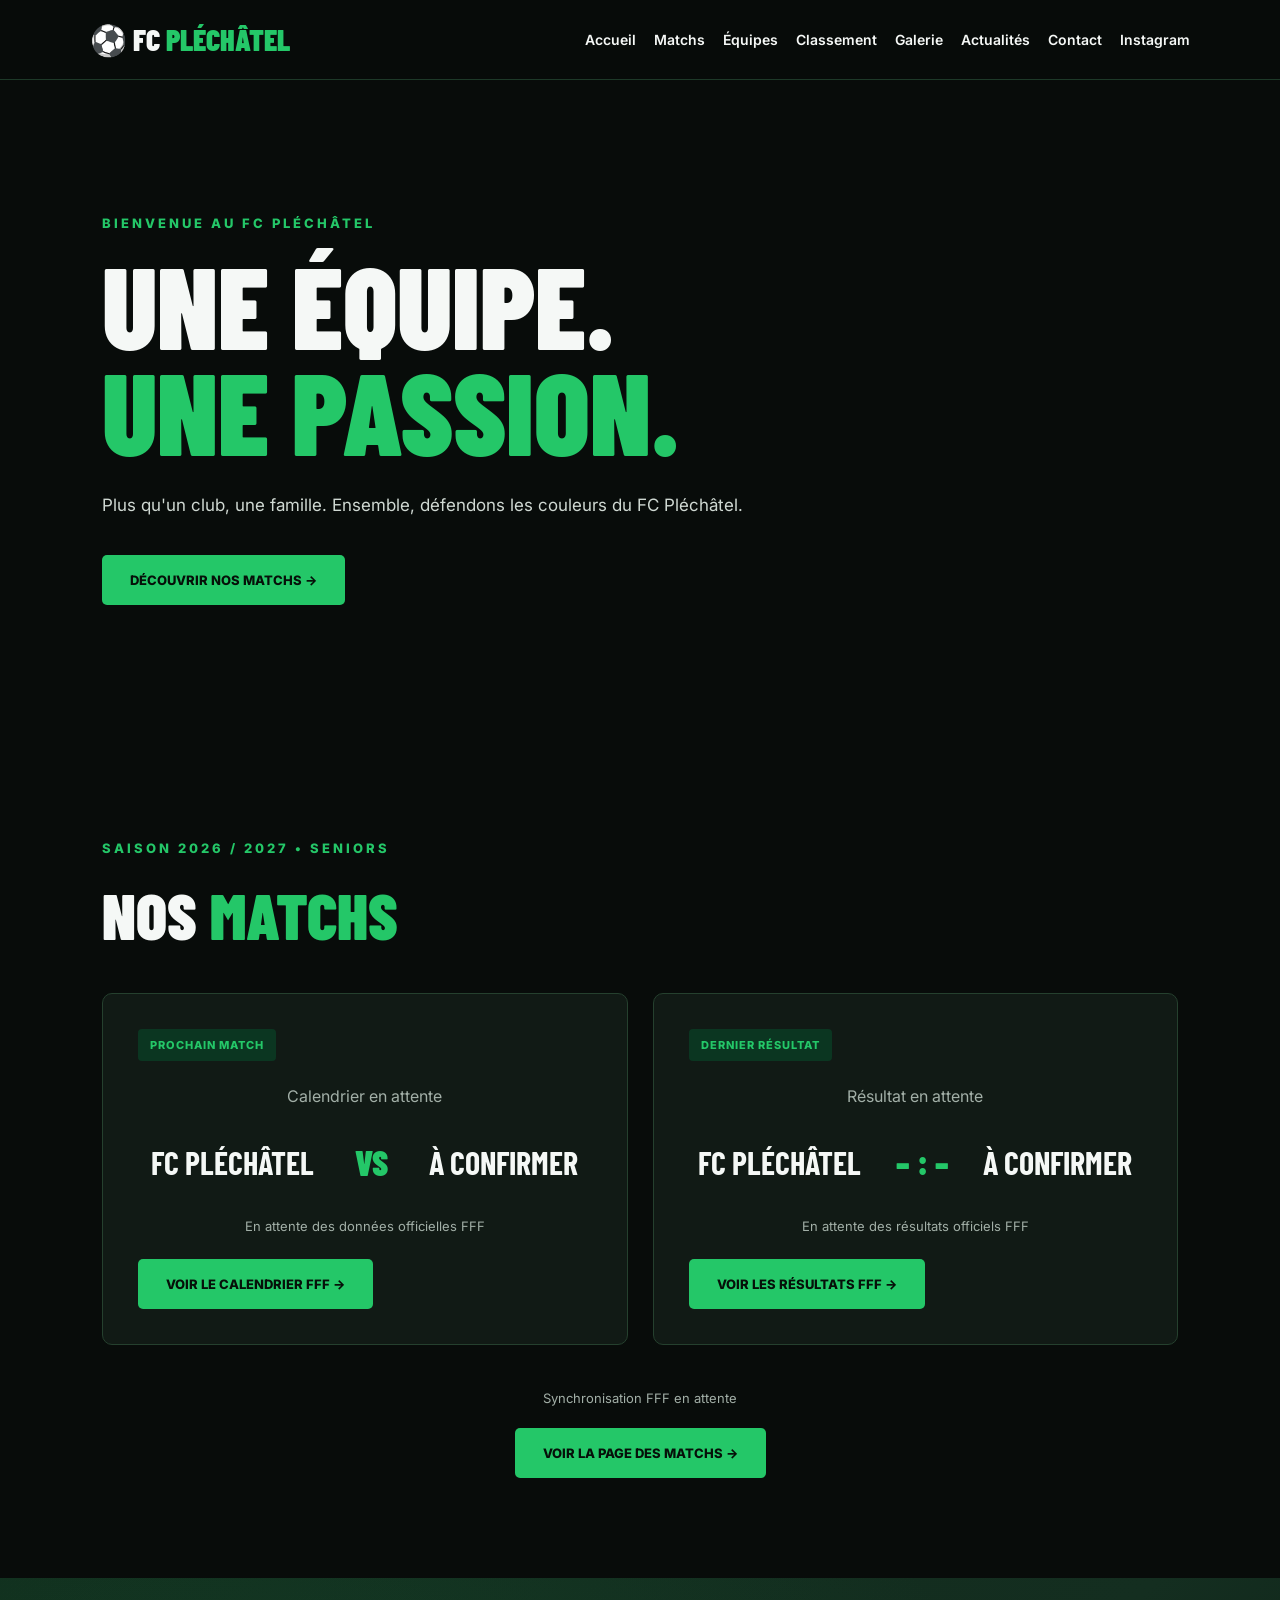
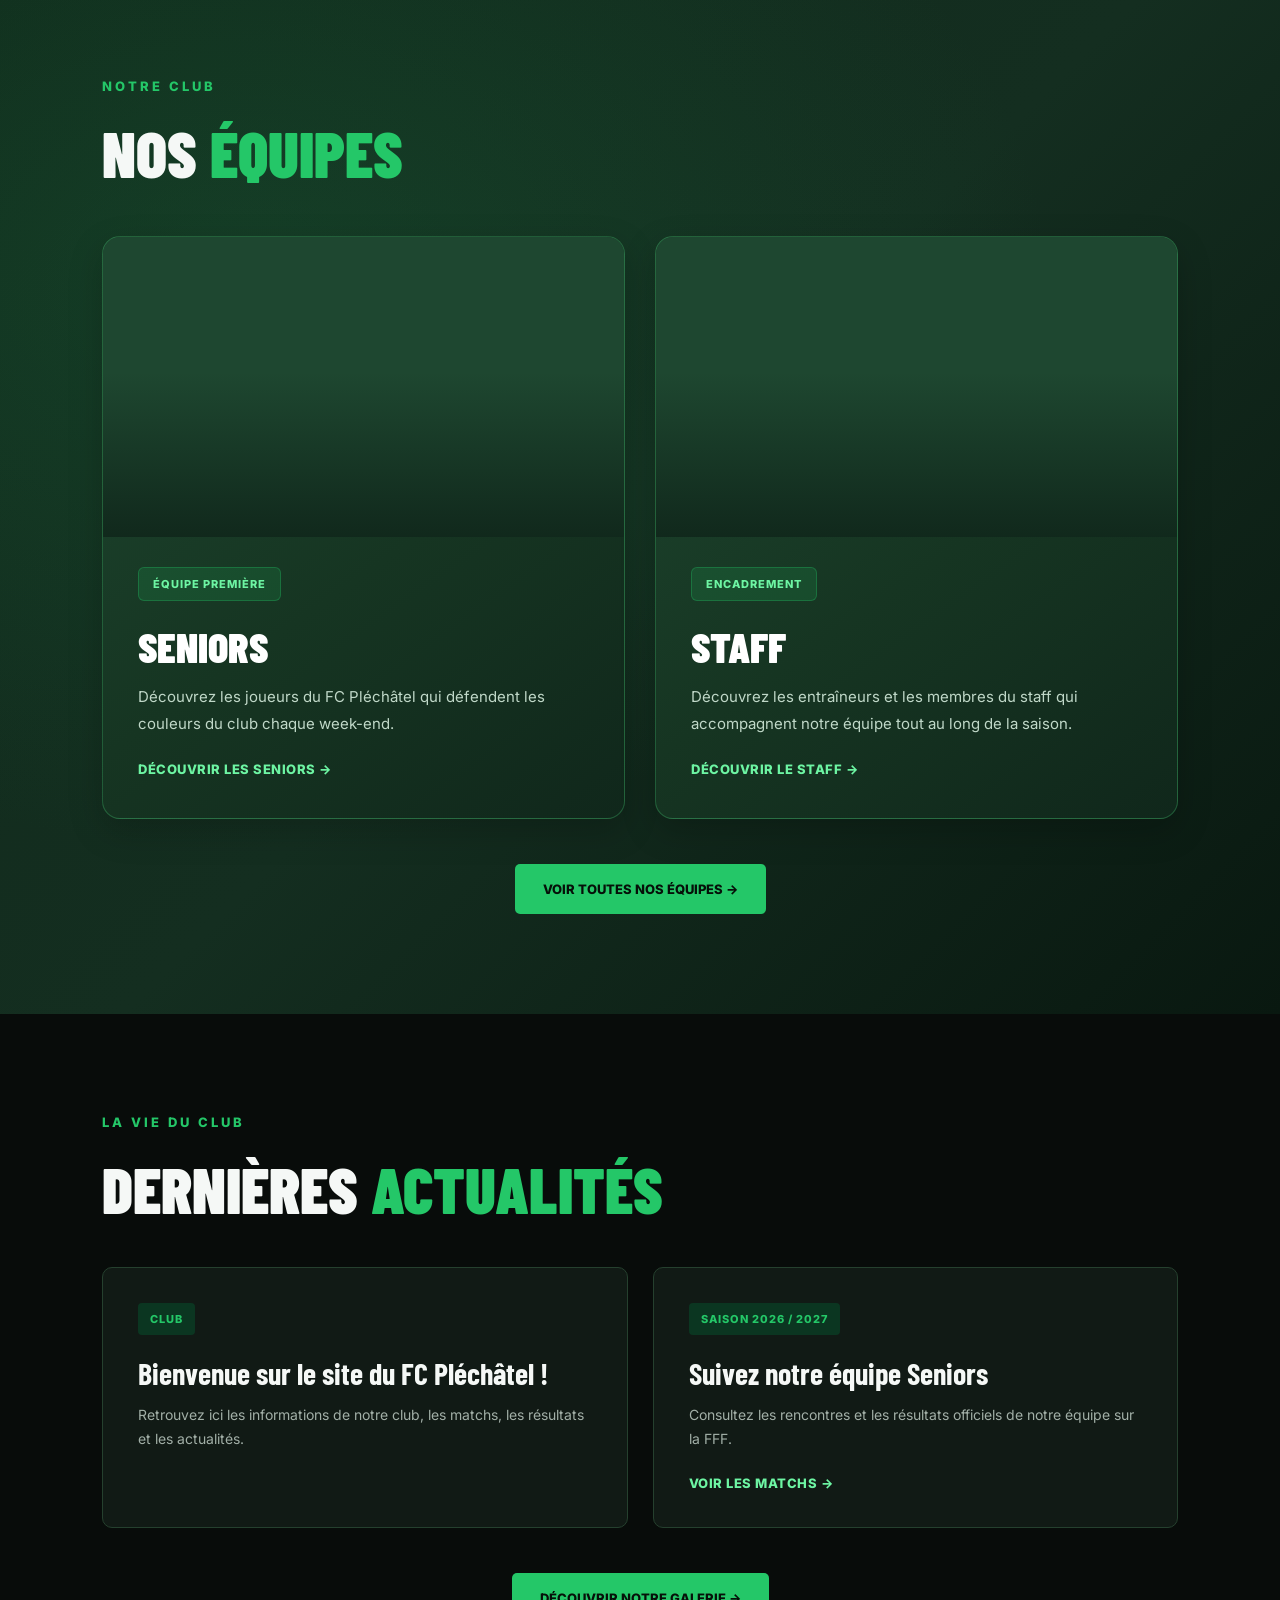
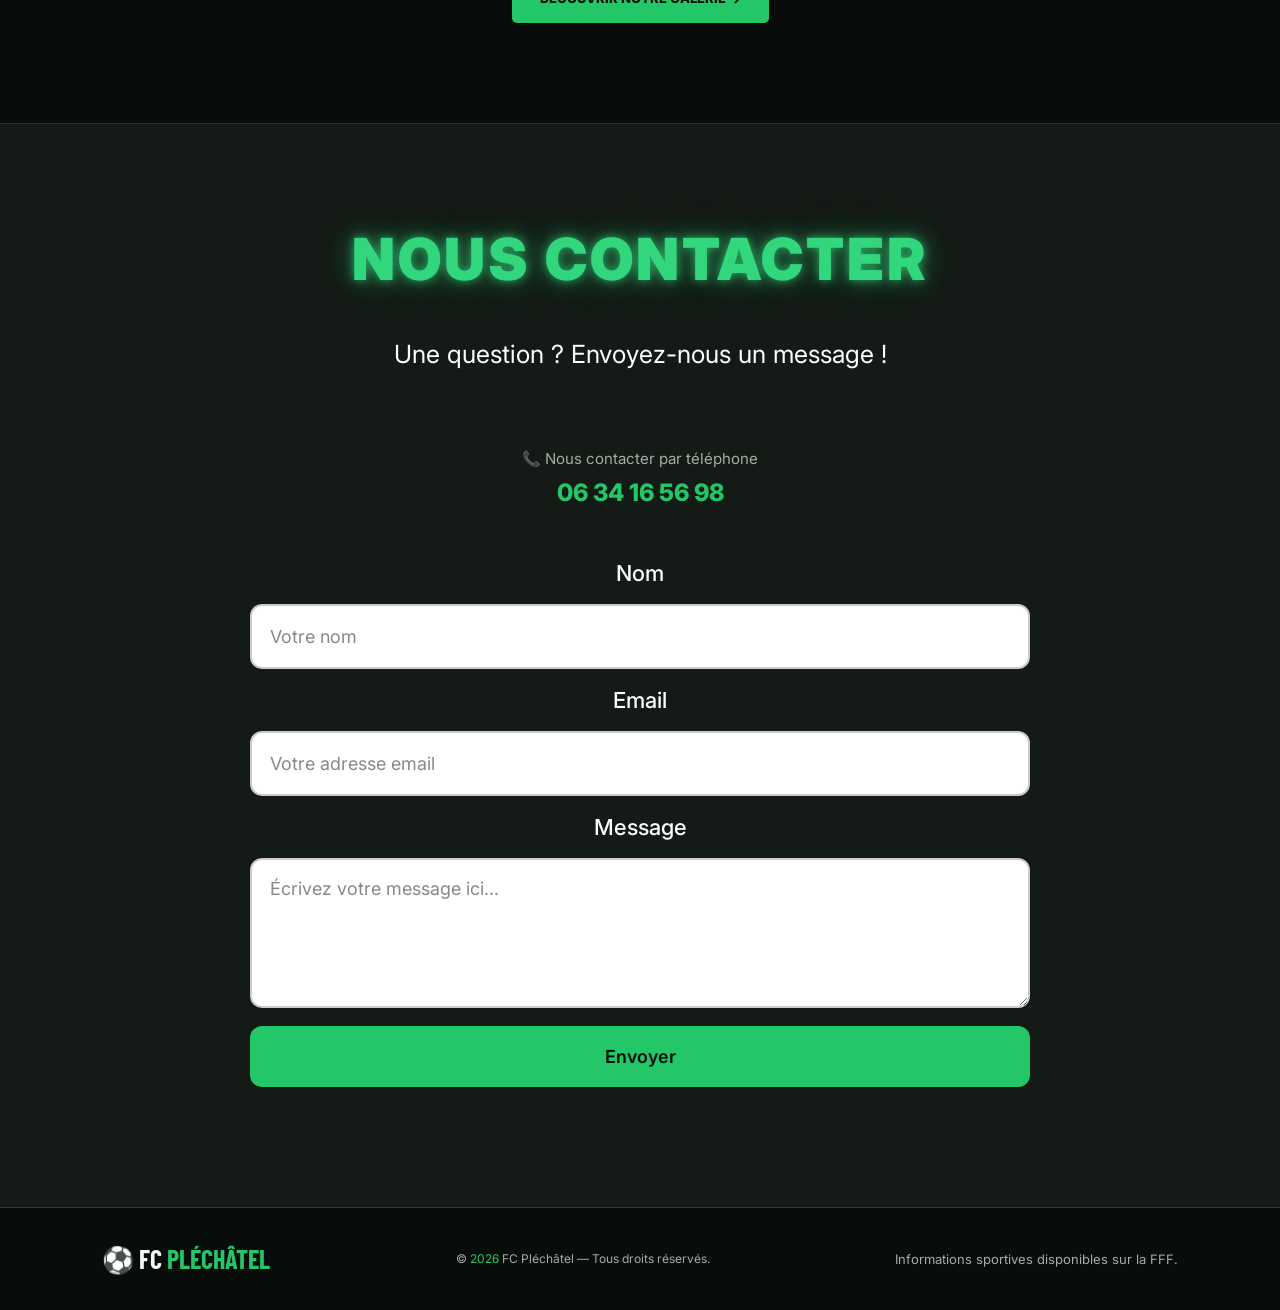
<file: index.html>
<!DOCTYPE html>
<html lang="fr">

<head>
    <meta charset="UTF-8">
    <meta name="viewport"
          content="width=device-width, initial-scale=1.0">

    <title>FC Pléchâtel | Site du club</title>

    <meta name="description"
          content="Découvrez le FC Pléchâtel : matchs, résultats, équipes Seniors, staff et actualités du club.">

    <link rel="stylesheet" href="style.css">
    <script src="script.js" defer></script>
</head>

<body>

    <!-- HEADER -->

    <header class="header">

        <a href="#accueil" class="logo">
            ⚽ FC <span>PLÉCHÂTEL</span>
        </a>

        <button
            class="menu-toggle"
            type="button"
            aria-label="Ouvrir le menu"
            aria-expanded="false">
            ☰
        </button>

        
<nav class="navigation">
    <a href="index.html">Accueil</a>
    <a href="matchs.html">Matchs</a>
    <a href="equipe.html">Équipes</a>
    <a href="classement.html">Classement</a>
    <a href="galerie.html">Galerie</a>
    <a href="index.html#actualites">Actualités</a>
    <a href="index.html#contact">Contact</a>
    <a href="https://www.instagram.com/fc_pss/"
       target="_blank"
       rel="noopener noreferrer">Instagram</a>
</nav>

    </header>

    <main>

        <!-- ACCUEIL -->

        <section class="hero" id="accueil">

            <div class="hero-content">

                <p class="eyebrow">
                    BIENVENUE AU FC PLÉCHÂTEL
                </p>

                <h1>
                    UNE ÉQUIPE.<br>
                    <span>UNE PASSION.</span>
                </h1>

                <p>
                    Plus qu'un club, une famille.
                    Ensemble, défendons les couleurs
                    du FC Pléchâtel.
                </p>

                <a href="#matchs" class="btn">
                    DÉCOUVRIR NOS MATCHS →
                </a>

            </div>

        </section>

        <!-- MATCHS -->

        <section class="section" id="matchs">

            <div class="section-heading">

                <p class="eyebrow">
                    SAISON 2026 / 2027 • SENIORS
                </p>

                <h2>
                    NOS <span>MATCHS</span>
                </h2>

            </div>

            <div class="match-grid">

                <!-- PROCHAIN MATCH -->

                <article class="card match-card">

                    <span class="tag">
                        PROCHAIN MATCH
                    </span>

                    <p class="match-date"
                       id="date-prochain-match">
                        Calendrier en attente
                    </p>

                    <div class="versus">

                        <strong id="equipe-domicile">
                            FC PLÉCHÂTEL
                        </strong>

                        <span>VS</span>

                        <strong id="equipe-exterieur">
                            À CONFIRMER
                        </strong>

                    </div>

                    <p class="muted"
                       id="prochain-match"
                       aria-live="polite">
                        Données en attente de chargement...
                    </p>

                    <a class="btn match-button"
                       href="https://epreuves.fff.fr/competition/club/519202-jeanne-d-arc-plechatel/equipe/2026_6255_SEM_1/equipe"
                       target="_blank"
                       rel="noopener noreferrer">
                        VOIR LE CALENDRIER FFF →
                    </a>

                </article>

                <!-- DERNIER RÉSULTAT -->

                <article class="card match-card">

                    <span class="tag">
                        DERNIER RÉSULTAT
                    </span>

                    <p class="match-date"
                       id="date-dernier-match">
                        Résultat en attente
                    </p>

                    <div class="versus">

                        <strong id="resultat-domicile">
                            FC PLÉCHÂTEL
                        </strong>

                        <span id="score-dernier-match">
                            – : –
                        </span>

                        <strong id="resultat-exterieur">
                            À CONFIRMER
                        </strong>

                    </div>

                    <p class="muted"
                       id="dernier-resultat"
                       aria-live="polite">
                        Données en attente de chargement...
                    </p>

                    <a class="btn match-button"
                       href="https://epreuves.fff.fr/competition/club/519202-jeanne-d-arc-plechatel/equipe/2026_6255_SEM_1/equipe"
                       target="_blank"
                       rel="noopener noreferrer">
                        VOIR LES RÉSULTATS FFF →
                    </a>

                </article>

            </div>

            <div class="section-actions">

                <p class="muted" id="maj-matchs">
                    Données en attente de chargement.
                </p>

                <a href="matchs.html" class="btn">
                    VOIR LA PAGE DES MATCHS →
                </a>

            </div>

        </section>

        <!-- ÉQUIPES -->

        <section class="section alternate" id="equipes">

            <div class="section-heading">

                <p class="eyebrow">
                    NOTRE CLUB
                </p>

                <h2>
                    NOS <span>ÉQUIPES</span>
                </h2>

            </div>

            <div class="team-grid">

                <!-- SENIORS -->

                <article class="team-card">

                    <div class="team-image seniors"></div>

                    <div class="team-info">

                        <span class="tag">
                            ÉQUIPE PREMIÈRE
                        </span>

                        <h3>SENIORS</h3>

                        <p>
                            Découvrez les joueurs du
                            FC Pléchâtel qui défendent
                            les couleurs du club chaque
                            week-end.
                        </p>

                        <a href="equipe.html#seniors"
                           class="team-link">
                            DÉCOUVRIR LES SENIORS →
                        </a>

                    </div>

                </article>

                <!-- STAFF -->

                <article class="team-card">

                    <div class="team-image staff"></div>

                    <div class="team-info">

                        <span class="tag">
                            ENCADREMENT
                        </span>

                        <h3>STAFF</h3>

                        <p>
                            Découvrez les entraîneurs
                            et les membres du staff
                            qui accompagnent notre équipe
                            tout au long de la saison.
                        </p>

                        <a href="equipe.html#staff"
                           class="team-link">
                            DÉCOUVRIR LE STAFF →
                        </a>

                    </div>

                </article>

            </div>

            <div class="section-actions">

                <a href="equipe.html" class="btn">
                    VOIR TOUTES NOS ÉQUIPES →
                </a>

            </div>

        </section>

        <!-- ACTUALITÉS -->

        <section class="section" id="actualites">

            <div class="section-heading">

                <p class="eyebrow">
                    LA VIE DU CLUB
                </p>

                <h2>
                    DERNIÈRES <span>ACTUALITÉS</span>
                </h2>

            </div>

            <div class="news-grid">

                <article class="card news-card">

                    <span class="tag">
                        CLUB
                    </span>

                    <h3>
                        Bienvenue sur le site
                        du FC Pléchâtel !
                    </h3>

                    <p>
                        Retrouvez ici les informations
                        de notre club, les matchs,
                        les résultats et les actualités.
                    </p>

                </article>

                <article class="card news-card">

                    <span class="tag">
                        SAISON 2026 / 2027
                    </span>

                    <h3>
                        Suivez notre équipe Seniors
                    </h3>

                    <p>
                        Consultez les rencontres
                        et les résultats officiels
                        de notre équipe sur la FFF.
                    </p>

                    <a class="team-link"
                       href="https://epreuves.fff.fr/competition/club/519202-jeanne-d-arc-plechatel/equipe/2026_6255_SEM_1/equipe"
                       target="_blank"
                       rel="noopener noreferrer">
                        VOIR LES MATCHS →
                    </a>

                </article>

            </div>

            <div class="section-actions">

                <a href="galerie.html" class="btn">
                    DÉCOUVRIR NOTRE GALERIE →
                </a>

            </div>

        </section>

        <!-- CONTACT -->

        <section class="contact-section" id="contact">

            <h2 class="contact-title">
                NOUS CONTACTER
            </h2>

            <p class="contact-subtitle">
                Une question ?
                Envoyez-nous un message !
            </p>

            <form
                class="contact-form"
                action="https://formsubmit.co/thelio.prod@gmail.com"
                method="POST">

            <div class="contact-phone">
    <span>📞 Nous contacter par téléphone</span>
    <a href="tel:+33634165698">
        06 34 16 56 98
    </a>
</div>


                <input
                    type="hidden"
                    name="_subject"
                    value="Nouveau message - FC Pléchâtel">

                <input
                    type="hidden"
                    name="_captcha"
                    value="true">

                <input
                    type="hidden"
                    name="_template"
                    value="table">

                <label for="nom">
                    Nom
                </label>

                <input
                    type="text"
                    id="nom"
                    name="nom"
                    placeholder="Votre nom"
                    autocomplete="name"
                    required>

                <label for="email">
                    Email
                </label>

                <input
                    type="email"
                    id="email"
                    name="email"
                    placeholder="Votre adresse email"
                    autocomplete="email"
                    required>

                <label for="message">
                    Message
                </label>

                <textarea
                    id="message"
                    name="message"
                    rows="5"
                    placeholder="Écrivez votre message ici..."
                    required></textarea>

                <button
                    type="submit"
                    class="contact-button">
                    Envoyer
                </button>

            </form>

        </section>

    </main>

    <!-- FOOTER -->

    <footer>

        <strong>
            ⚽ FC <span>PLÉCHÂTEL</span>
        </strong>

        <p>
            © <span id="year">2026</span>
            FC Pléchâtel — Tous droits réservés.
        </p>

        <p class="muted">
            Informations sportives disponibles sur la FFF.
        </p>

    </footer>

</body>
</html>
</file>
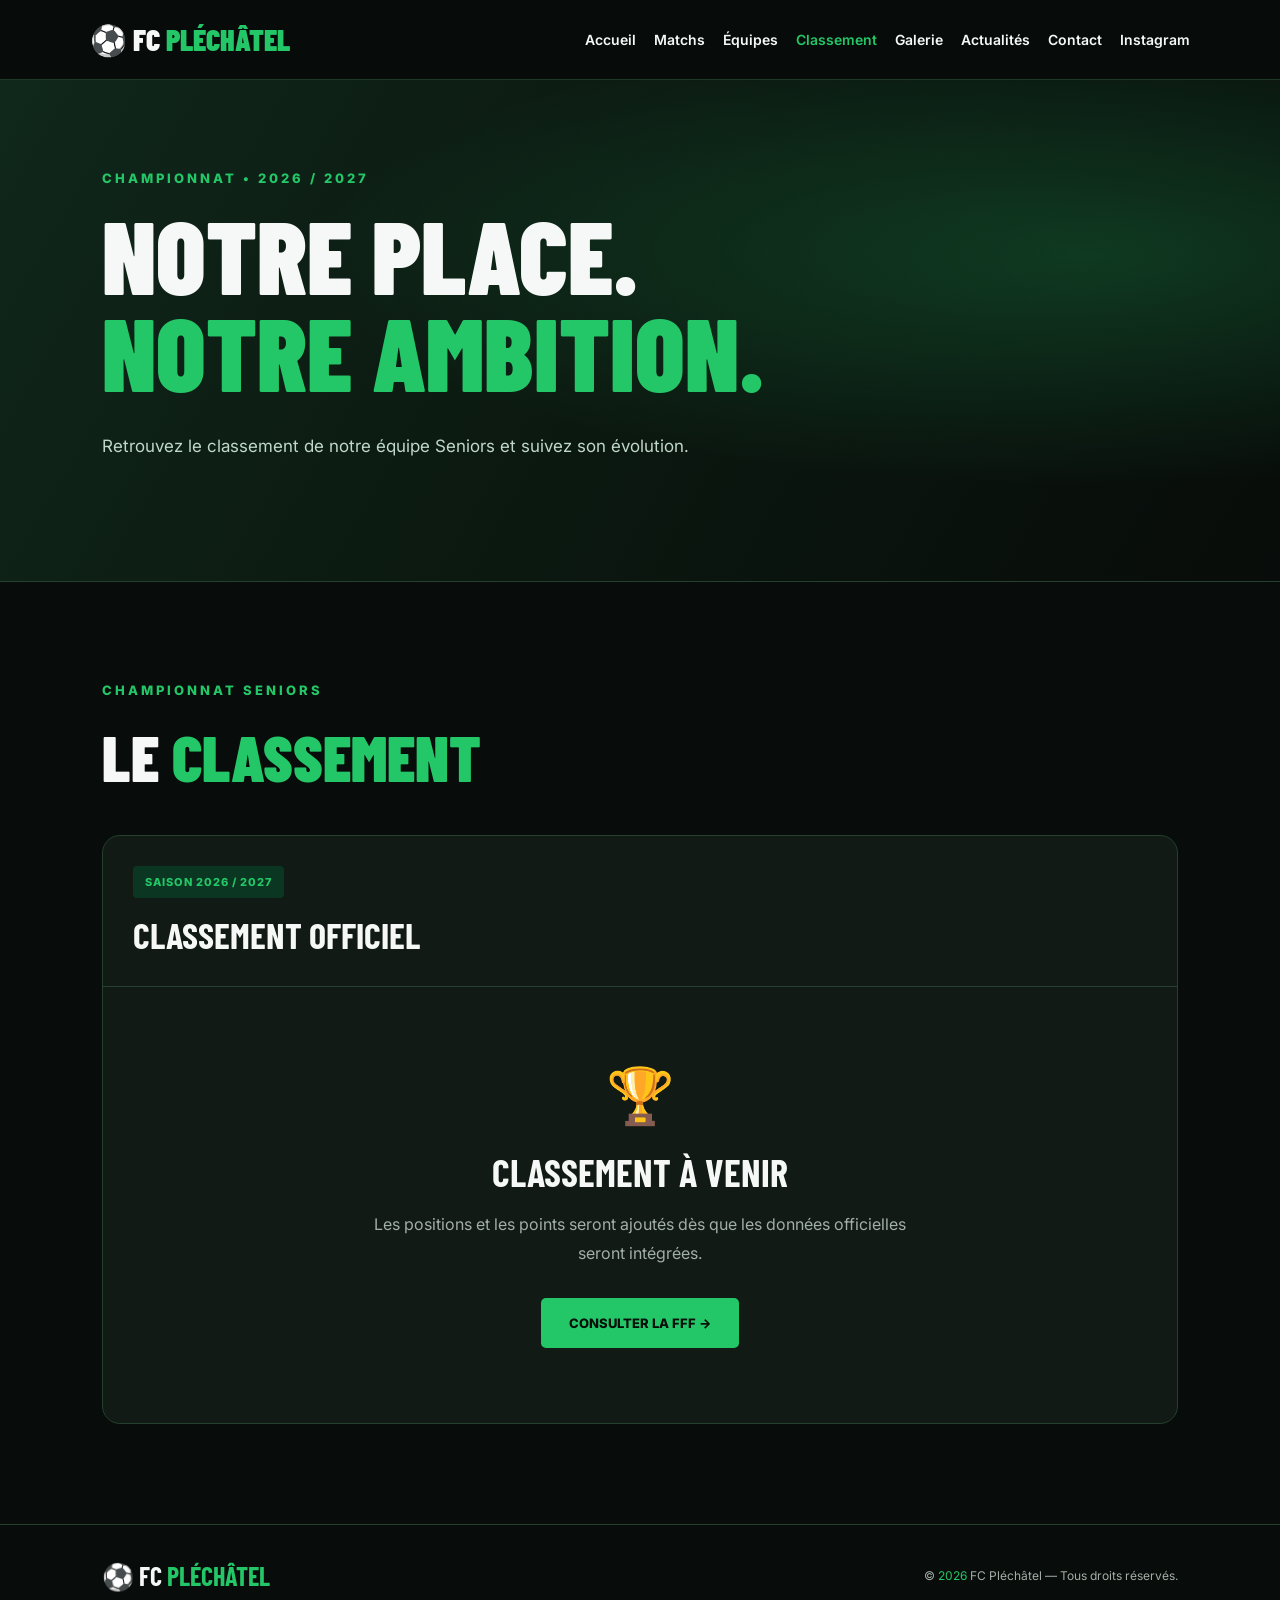
<file: classement.html>
<!DOCTYPE html>
<html lang="fr">
<head>
    <meta charset="UTF-8">
    <meta name="viewport" content="width=device-width, initial-scale=1.0">
    <title>Classement | FC Pléchâtel</title>
    <link rel="stylesheet" href="style.css">
    <script src="script.js" defer></script>
</head>

<body>
    <header class="header">
        <a href="index.html" class="logo">⚽ FC <span>PLÉCHÂTEL</span></a>

        <button class="menu-toggle" type="button"
                aria-label="Ouvrir le menu"
                aria-expanded="false">☰</button>

        <nav class="navigation">
            <a href="index.html">Accueil</a>
            <a href="matchs.html">Matchs</a>
            <a href="equipe.html">Équipes</a>
            <a href="classement.html" aria-current="page">Classement</a>
            <a href="galerie.html">Galerie</a>
            <a href="index.html#actualites">Actualités</a>
            <a href="index.html#contact">Contact</a>
            <a href="https://www.instagram.com/fc_pss/"
               target="_blank" rel="noopener noreferrer">Instagram</a>
        </nav>
    </header>

    <main>
        <section class="inner-hero">
            <div class="inner-hero-content">
                <p class="eyebrow">CHAMPIONNAT • 2026 / 2027</p>
                <h1>NOTRE PLACE.<br><span>NOTRE AMBITION.</span></h1>
                <p>
                    Retrouvez le classement de notre équipe
                    Seniors et suivez son évolution.
                </p>
            </div>
        </section>

        <section class="section">
            <div class="section-heading">
                <p class="eyebrow">CHAMPIONNAT SENIORS</p>
                <h2>LE <span>CLASSEMENT</span></h2>
            </div>

            <div class="ranking-panel">
                <div class="ranking-panel-heading">
                    <span class="tag">SAISON 2026 / 2027</span>
                    <h3>CLASSEMENT OFFICIEL</h3>
                </div>

                <div class="ranking-empty">
                    <span class="ranking-icon">🏆</span>
                    <h3>CLASSEMENT À VENIR</h3>
                    <p>
                        Les positions et les points
                        seront ajoutés dès que les données
                        officielles seront intégrées.
                    </p>

                    <a class="btn"
                       href="https://epreuves.fff.fr/competition/club/519202-jeanne-d-arc-plechatel/equipe/2026_6255_SEM_1/equipe"
                       target="_blank" rel="noopener noreferrer">
                        CONSULTER LA FFF →
                    </a>
                </div>
            </div>
        </section>
    </main>

    <footer>
        <strong>⚽ FC <span>PLÉCHÂTEL</span></strong>
        <p>© <span id="year">2026</span> FC Pléchâtel — Tous droits réservés.</p>
    </footer>
</body>
</html>
</file>
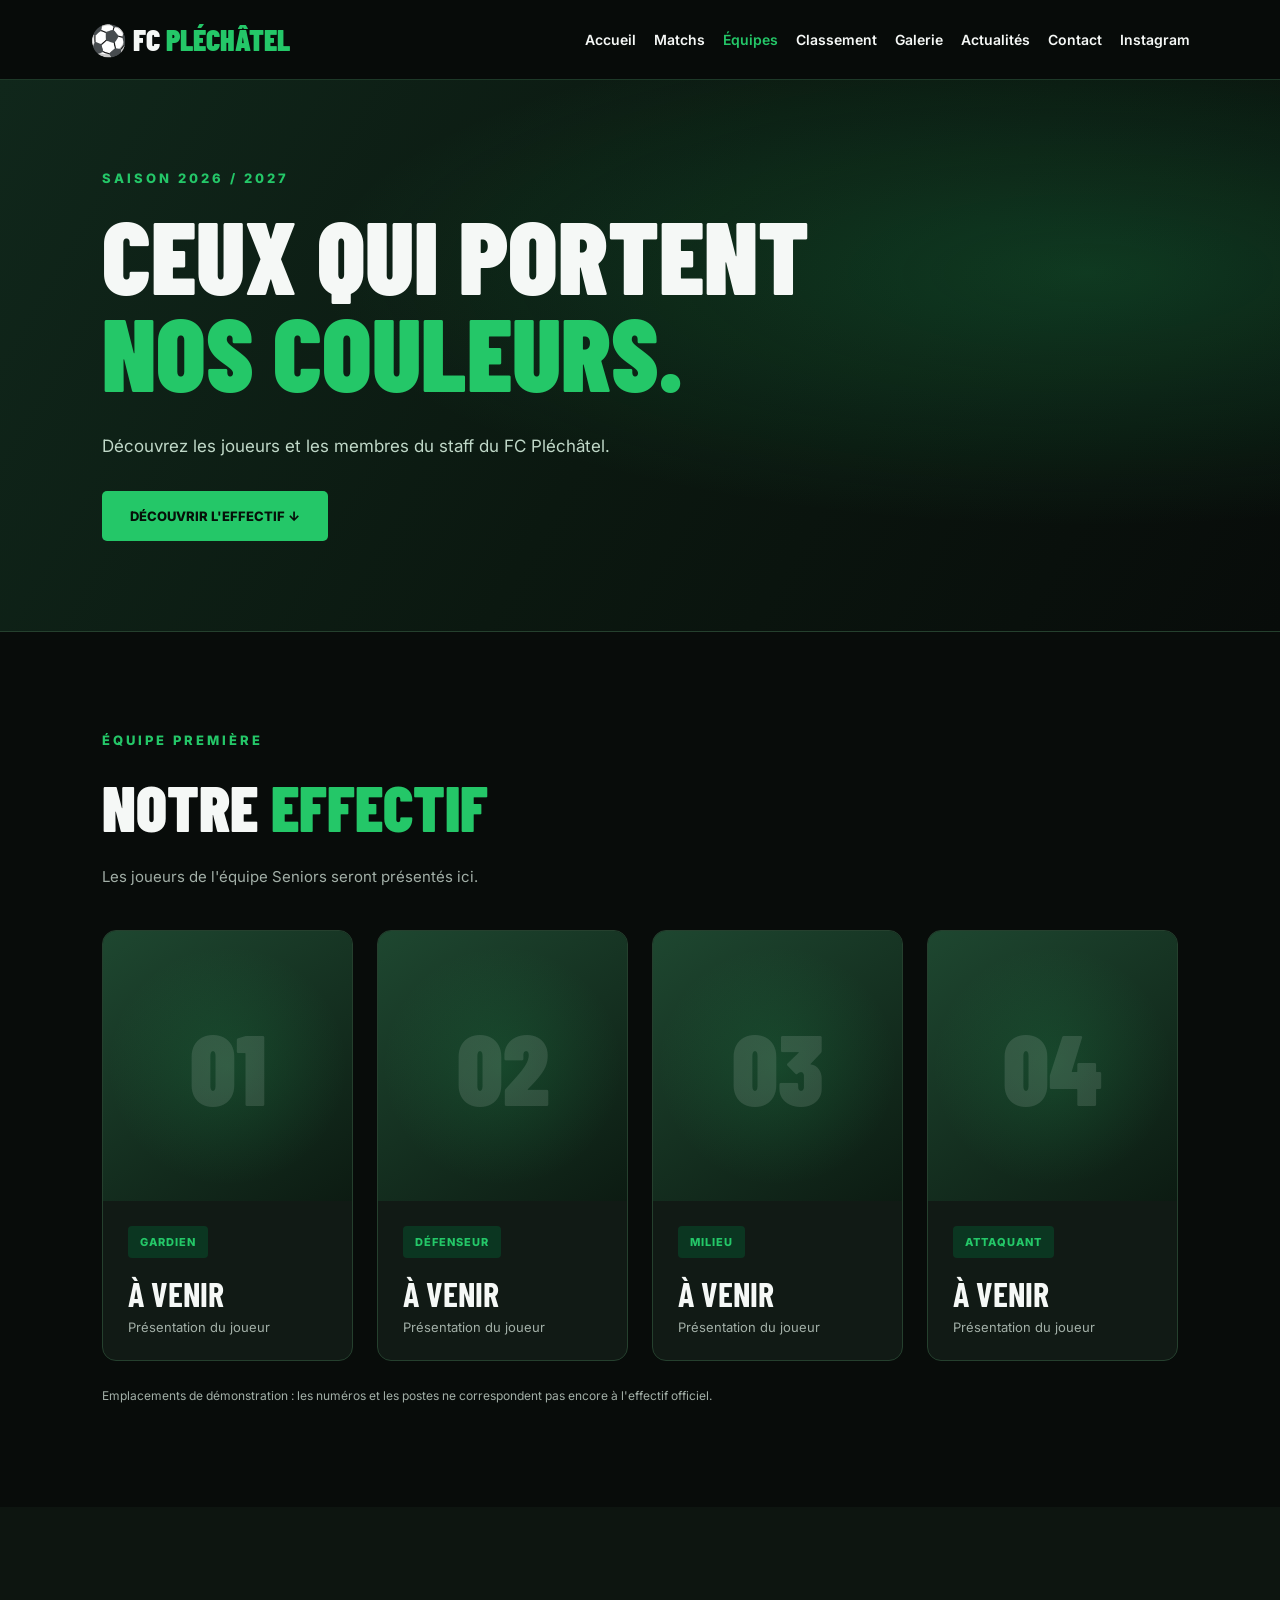
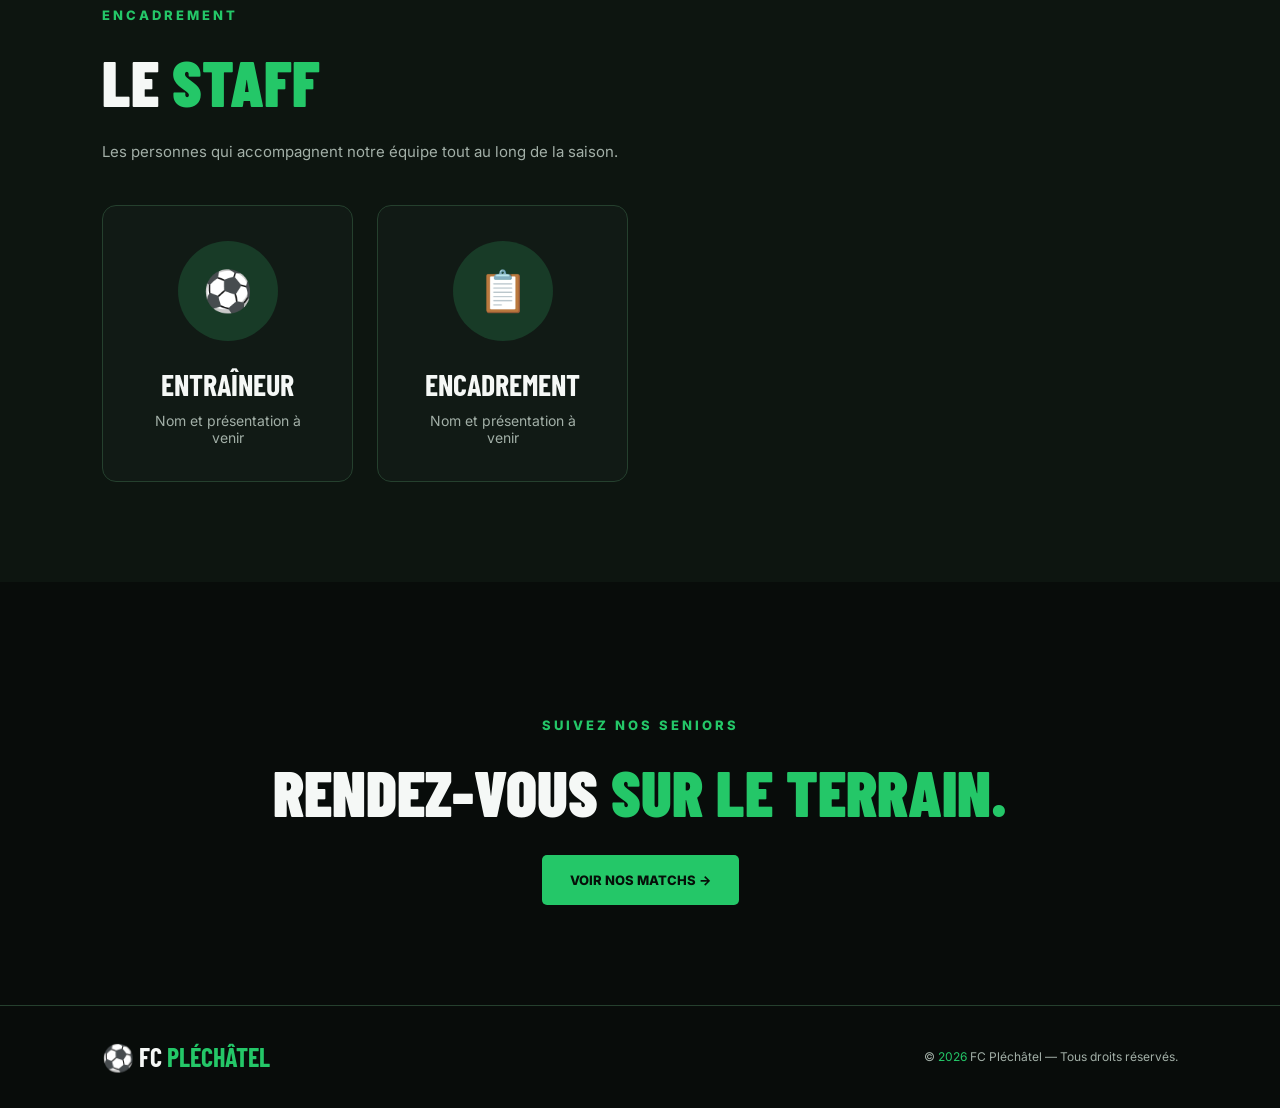
<file: equipe.html>
<!DOCTYPE html>
<html lang="fr">
<head>
    <meta charset="UTF-8">
    <meta name="viewport" content="width=device-width, initial-scale=1.0">
    <meta name="description" content="Découvrez les équipes et le staff du FC Pléchâtel.">
    <title>Nos équipes | FC Pléchâtel</title>
    <link rel="stylesheet" href="style.css">
    <script src="script.js" defer></script>
</head>

<body>
    <header class="header">
        <a href="index.html" class="logo">
            ⚽ FC <span>PLÉCHÂTEL</span>
        </a>

        <button class="menu-toggle" type="button"
                aria-label="Ouvrir le menu"
                aria-expanded="false">☰</button>

        <nav class="navigation">
            <a href="index.html">Accueil</a>
            <a href="matchs.html">Matchs</a>
            <a href="equipe.html" aria-current="page">Équipes</a>
            <a href="classement.html">Classement</a>
            <a href="galerie.html">Galerie</a>
            <a href="index.html#actualites">Actualités</a>
            <a href="index.html#contact">Contact</a>
            <a href="https://www.instagram.com/fc_pss/"
               target="_blank" rel="noopener noreferrer">Instagram</a>
        </nav>
    </header>

    <main>
        <section class="inner-hero">
            <div class="inner-hero-content">
                <p class="eyebrow">SAISON 2026 / 2027</p>
                <h1>CEUX QUI PORTENT<br><span>NOS COULEURS.</span></h1>
                <p>
                    Découvrez les joueurs et les membres
                    du staff du FC Pléchâtel.
                </p>
                <a href="#effectif" class="btn">
                    DÉCOUVRIR L'EFFECTIF ↓
                </a>
            </div>
        </section>

        <section class="section" id="effectif">
            <div class="section-heading">
                <p class="eyebrow">ÉQUIPE PREMIÈRE</p>
                <h2>NOTRE <span>EFFECTIF</span></h2>
                <p class="inner-description">
                    Les joueurs de l'équipe Seniors
                    seront présentés ici.
                </p>
            </div>

            <div class="squad-grid">

                <article class="player-card">
                    <div class="player-placeholder">
                        <span>01</span>
                    </div>
                    <div class="player-details">
                        <span class="tag">GARDIEN</span>
                        <h3>À VENIR</h3>
                        <p>Présentation du joueur</p>
                    </div>
                </article>

                <article class="player-card">
                    <div class="player-placeholder">
                        <span>02</span>
                    </div>
                    <div class="player-details">
                        <span class="tag">DÉFENSEUR</span>
                        <h3>À VENIR</h3>
                        <p>Présentation du joueur</p>
                    </div>
                </article>

                <article class="player-card">
                    <div class="player-placeholder">
                        <span>03</span>
                    </div>
                    <div class="player-details">
                        <span class="tag">MILIEU</span>
                        <h3>À VENIR</h3>
                        <p>Présentation du joueur</p>
                    </div>
                </article>

                <article class="player-card">
                    <div class="player-placeholder">
                        <span>04</span>
                    </div>
                    <div class="player-details">
                        <span class="tag">ATTAQUANT</span>
                        <h3>À VENIR</h3>
                        <p>Présentation du joueur</p>
                    </div>
                </article>

            </div>

            <p class="inner-note">
                Emplacements de démonstration :
                les numéros et les postes ne correspondent
                pas encore à l'effectif officiel.
            </p>
        </section>

        <section class="section alternate" id="staff">
            <div class="section-heading">
                <p class="eyebrow">ENCADREMENT</p>
                <h2>LE <span>STAFF</span></h2>
                <p class="inner-description">
                    Les personnes qui accompagnent
                    notre équipe tout au long de la saison.
                </p>
            </div>

            <div class="squad-grid">
                <article class="staff-profile">
                    <div class="staff-avatar">⚽</div>
                    <h3>ENTRAÎNEUR</h3>
                    <p>Nom et présentation à venir</p>
                </article>

                <article class="staff-profile">
                    <div class="staff-avatar">📋</div>
                    <h3>ENCADREMENT</h3>
                    <p>Nom et présentation à venir</p>
                </article>
            </div>
        </section>

        <section class="section inner-cta">
            <p class="eyebrow">SUIVEZ NOS SENIORS</p>
            <h2>RENDEZ-VOUS <span>SUR LE TERRAIN.</span></h2>
            <a href="matchs.html" class="btn">
                VOIR NOS MATCHS →
            </a>
        </section>
    </main>

    <footer>
        <strong>⚽ FC <span>PLÉCHÂTEL</span></strong>
        <p>© <span id="year">2026</span> FC Pléchâtel — Tous droits réservés.</p>
    </footer>
</body>
</html>
</file>
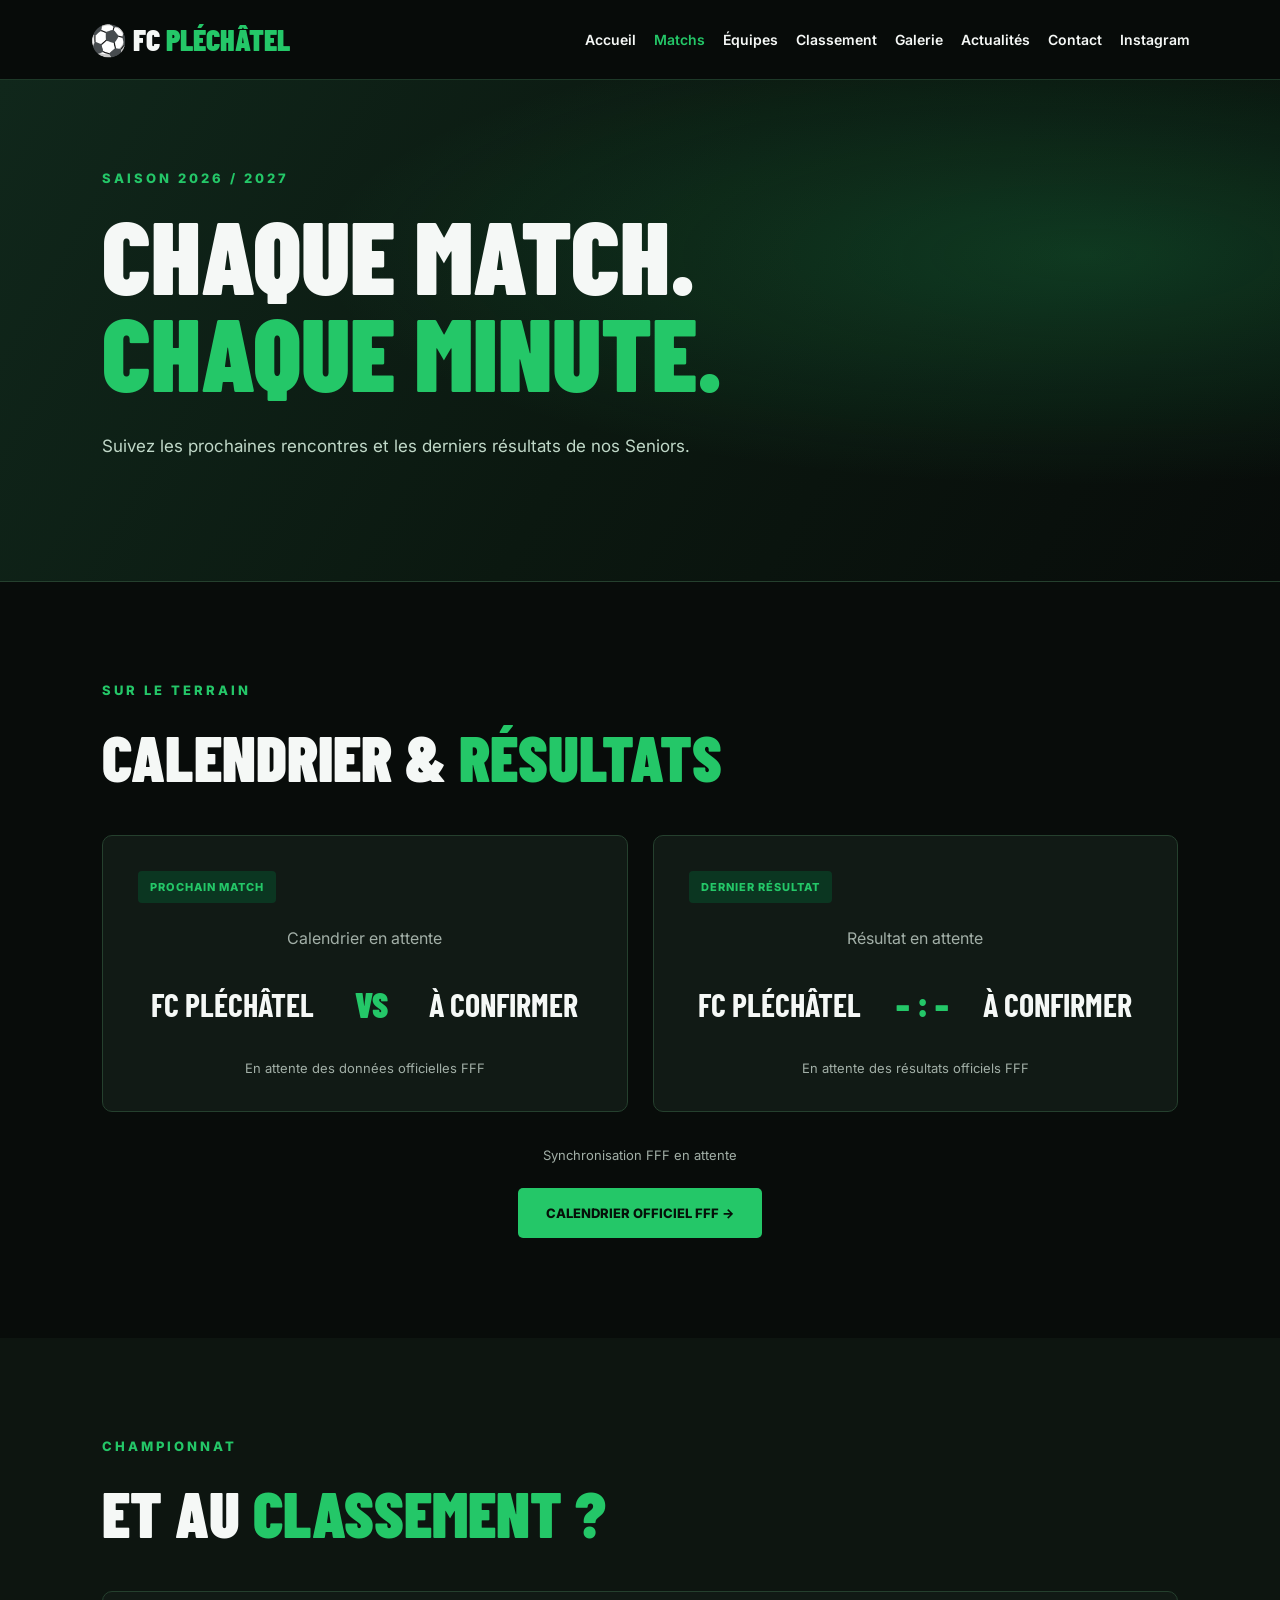
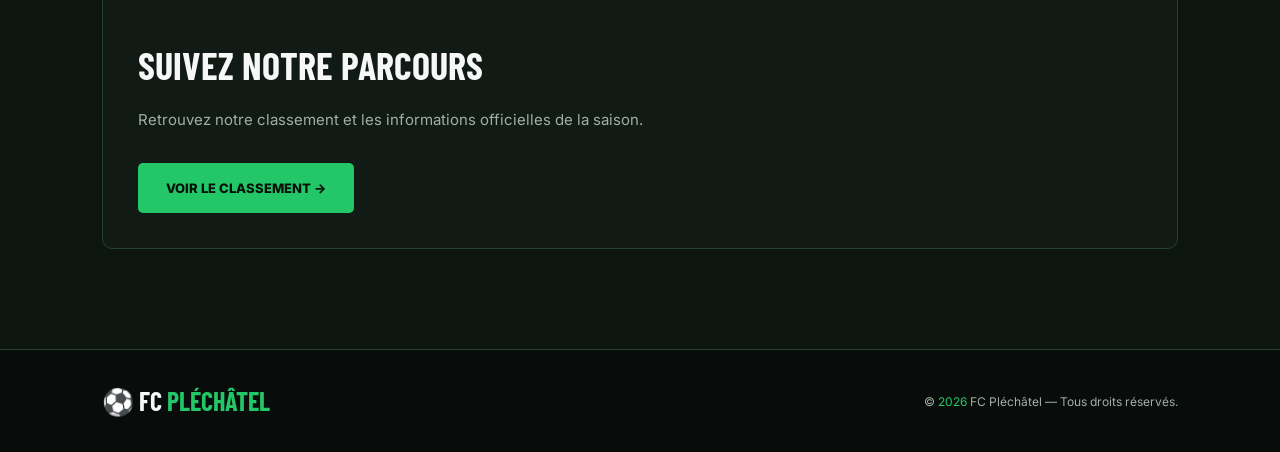
<file: matchs.html>
<!DOCTYPE html>
<html lang="fr">
<head>
    <meta charset="UTF-8">
    <meta name="viewport" content="width=device-width, initial-scale=1.0">
    <title>Matchs | FC Pléchâtel</title>
    <link rel="stylesheet" href="style.css">
    <script src="script.js" defer></script>
</head>

<body>
    <header class="header">
        <a href="index.html" class="logo">⚽ FC <span>PLÉCHÂTEL</span></a>

        <button class="menu-toggle" type="button"
                aria-label="Ouvrir le menu"
                aria-expanded="false">☰</button>

        <nav class="navigation">
            <a href="index.html">Accueil</a>
            <a href="matchs.html" aria-current="page">Matchs</a>
            <a href="equipe.html">Équipes</a>
            <a href="classement.html">Classement</a>
            <a href="galerie.html">Galerie</a>
            <a href="index.html#actualites">Actualités</a>
            <a href="index.html#contact">Contact</a>
            <a href="https://www.instagram.com/fc_pss/"
               target="_blank" rel="noopener noreferrer">Instagram</a>
        </nav>
    </header>

    <main>
        <section class="inner-hero">
            <div class="inner-hero-content">
                <p class="eyebrow">SAISON 2026 / 2027</p>
                <h1>CHAQUE MATCH.<br><span>CHAQUE MINUTE.</span></h1>
                <p>
                    Suivez les prochaines rencontres
                    et les derniers résultats de nos Seniors.
                </p>
            </div>
        </section>

        <section class="section">
            <div class="section-heading">
                <p class="eyebrow">SUR LE TERRAIN</p>
                <h2>CALENDRIER & <span>RÉSULTATS</span></h2>
            </div>

            <div class="match-grid">
                <article class="card match-card">
                    <span class="tag">PROCHAIN MATCH</span>

                    <p class="match-date" id="date-prochain-match">
                        Calendrier en attente
                    </p>

                    <div class="versus">
                        <strong id="equipe-domicile">FC PLÉCHÂTEL</strong>
                        <span>VS</span>
                        <strong id="equipe-exterieur">À CONFIRMER</strong>
                    </div>

                    <p class="muted" id="prochain-match"
                       aria-live="polite">
                        Chargement des données...
                    </p>
                </article>

                <article class="card match-card">
                    <span class="tag">DERNIER RÉSULTAT</span>

                    <p class="match-date" id="date-dernier-match">
                        Résultat en attente
                    </p>

                    <div class="versus">
                        <strong id="resultat-domicile">FC PLÉCHÂTEL</strong>
                        <span id="score-dernier-match">– : –</span>
                        <strong id="resultat-exterieur">À CONFIRMER</strong>
                    </div>

                    <p class="muted" id="dernier-resultat"
                       aria-live="polite">
                        Chargement des données...
                    </p>
                </article>
            </div>

            <div class="inner-cta">
                <p class="muted" id="maj-matchs">
                    Données en attente de chargement.
                </p>

                <a class="btn"
                   href="https://epreuves.fff.fr/competition/club/519202-jeanne-d-arc-plechatel/equipe/2026_6255_SEM_1/equipe"
                   target="_blank" rel="noopener noreferrer">
                    CALENDRIER OFFICIEL FFF →
                </a>
            </div>
        </section>

        <section class="section alternate">
            <div class="section-heading">
                <p class="eyebrow">CHAMPIONNAT</p>
                <h2>ET AU <span>CLASSEMENT ?</span></h2>
            </div>

            <div class="card">
                <h3 class="inner-card-title">
                    SUIVEZ NOTRE PARCOURS
                </h3>
                <p class="inner-description">
                    Retrouvez notre classement
                    et les informations officielles
                    de la saison.
                </p>
                <a href="classement.html" class="btn">
                    VOIR LE CLASSEMENT →
                </a>
            </div>
        </section>
    </main>

    <footer>
        <strong>⚽ FC <span>PLÉCHÂTEL</span></strong>
        <p>© <span id="year">2026</span> FC Pléchâtel — Tous droits réservés.</p>
    </footer>
</body>
</html>
</file>
<file: style.css>
/* =========================================================
   FC PLÉCHÂTEL — STYLE.CSS
   Design noir et vert
   Accueil + pages secondaires + responsive
========================================================= */

/* =========================================================
   1. POLICES ET VARIABLES
========================================================= */

@import url('https://fonts.googleapis.com/css2?family=Barlow+Condensed:wght@600;700;800;900&family=Inter:wght@400;500;600;700;800;900&display=swap');

:root {
    --bg: #080c0a;
    --surface: #111a15;
    --surface-light: #141a16;
    --green: #24c768;
    --green-light: #6df5a3;
    --green-dark: #0b3621;
    --text: #f5f8f6;
    --muted: #a2afa7;
    --border: #25402e;

    --font-title: 'Barlow Condensed', sans-serif;
    --font-body: 'Inter', sans-serif;
}

/* =========================================================
   2. BASE
========================================================= */

* {
    margin: 0;
    padding: 0;
    box-sizing: border-box;
}

html {
    width: 100%;
    scroll-behavior: smooth;
    scroll-padding-top: 90px;
}

body {
    width: 100%;
    min-width: 0;
    overflow-x: hidden;
    background: var(--bg);
    color: var(--text);
    font-family: var(--font-body);
}

img,
video,
iframe {
    max-width: 100%;
}

img {
    display: block;
}

a {
    color: inherit;
    text-decoration: none;
}

span {
    color: var(--green);
}

h1,
h2,
h3 {
    font-family: var(--font-title);
}

h1 {
    font-size: clamp(65px, 9vw, 125px);
    font-weight: 900;
    line-height: 0.92;
    margin-bottom: 28px;
}

h2 {
    font-size: clamp(40px, 5vw, 65px);
    font-weight: 900;
}

section[id] {
    scroll-margin-top: 90px;
}

button,
input,
textarea {
    font: inherit;
}

button {
    cursor: pointer;
}

:focus-visible {
    outline: 2px solid var(--green-light);
    outline-offset: 4px;
}

/* =========================================================
   3. HEADER ET NAVIGATION
========================================================= */

.header {
    height: 80px;
    padding: 0 7%;
    display: flex;
    align-items: center;
    justify-content: space-between;
    gap: 20px;

    position: sticky;
    top: 0;
    z-index: 100;

    background: rgba(8, 12, 10, 0.96);
    border-bottom: 1px solid #1d3928;
    backdrop-filter: blur(12px);
}

.logo {
    flex-shrink: 0;
    font-family: var(--font-title);
    font-size: 30px;
    font-weight: 900;
    white-space: nowrap;
}

.navigation {
    display: flex;
    align-items: center;
    gap: 18px;
}

.navigation a {
    font-size: 14px;
    font-weight: 600;
    white-space: nowrap;
    transition: color 0.2s ease;
}

.navigation a:hover,
.navigation a[aria-current="page"] {
    color: var(--green);
}

.menu-toggle {
    display: none;
    flex-shrink: 0;
    padding: 5px;

    background: none;
    border: none;
    color: white;

    font-size: 28px;
    line-height: 1;
}

/* =========================================================
   4. BOUTONS ET ÉLÉMENTS COMMUNS
========================================================= */

.btn {
    display: inline-block;
    padding: 17px 28px;

    background: var(--green);
    color: #061009;

    border: none;
    border-radius: 5px;

    font-size: 13px;
    font-weight: 800;
    text-align: center;

    transition:
        background 0.2s ease,
        transform 0.2s ease;
}

.btn:hover {
    background: #5bf09a;
    transform: translateY(-3px);
}

.eyebrow {
    margin-bottom: 20px;
    color: var(--green);
    font-size: 13px;
    font-weight: 800;
    letter-spacing: 3px;
}

.tag {
    display: inline-block;
    padding: 9px 12px;

    background: var(--green-dark);
    color: var(--green);

    border-radius: 4px;

    font-size: 11px;
    font-weight: 800;
    letter-spacing: 1px;
}

.muted {
    color: var(--muted);
    font-size: 13px;
    text-align: center;
}

.card {
    min-width: 0;
    padding: 35px;

    background: var(--surface);
    border: 1px solid var(--border);
    border-radius: 10px;

    transition:
        border-color 0.3s ease,
        transform 0.3s ease;
}

.card:hover {
    border-color: var(--green);
    transform: translateY(-4px);
}

.card-link,
.team-link {
    display: inline-block;
    margin-top: 24px;

    color: var(--green-light);

    font-size: 13px;
    font-weight: 800;
    letter-spacing: 0.5px;

    transition: color 0.2s ease;
}

.card-link:hover,
.team-link:hover {
    color: white;
}

.section-actions {
    display: flex;
    flex-direction: column;
    align-items: center;
    gap: 22px;

    margin-top: 45px;
    text-align: center;
}

.match-button {
    display: inline-block;
    margin-top: 25px;
}

.center {
    text-align: center;
}

/* =========================================================
   5. BANNIÈRE D'ACCUEIL
========================================================= */

.hero {
    min-height: 660px;
    display: flex;
    align-items: center;
    padding: 90px 8%;

    background:
        linear-gradient(
            90deg,
            #080c0a 5%,
            rgba(8, 12, 10, 0.85) 48%,
            rgba(8, 12, 10, 0.25)
        ),
        url('https://images.unsplash.com/photo-1522778119026-d647f0596c20?auto=format&fit=crop&w=1800&q=85')
        center / cover;
}

.hero-content {
    max-width: 760px;
}

.hero-content > p:not(.eyebrow) {
    margin-bottom: 35px;
    color: #d0d9d3;
    font-size: 17px;
    line-height: 1.7;
}

/* =========================================================
   6. SECTIONS GÉNÉRALES
========================================================= */

.section {
    padding: 100px 8%;
}

.alternate {
    background: #0d1510;
}

.section-heading {
    margin-bottom: 40px;
}

.match-grid,
.news-grid {
    display: grid;
    grid-template-columns: repeat(2, minmax(0, 1fr));
    gap: 25px;
}

/* =========================================================
   7. MATCHS ET RÉSULTATS
========================================================= */

.match-date {
    margin-top: 25px;
    color: var(--muted);
    text-align: center;
}

.versus {
    display: flex;
    align-items: center;
    justify-content: space-around;
    gap: 15px;

    margin: 35px 0;
    text-align: center;
}

.versus strong {
    min-width: 0;
    font-family: var(--font-title);
    font-size: clamp(20px, 3vw, 32px);
    overflow-wrap: anywhere;
}

.versus span {
    flex-shrink: 0;
    font-family: var(--font-title);
    font-size: 35px;
    font-weight: 900;
}

/* =========================================================
   8. ÉQUIPES SUR LA PAGE D'ACCUEIL
========================================================= */

#equipes {
    background:
        radial-gradient(
            ellipse at 20% 30%,
            rgba(29, 113, 65, 0.28),
            transparent 55%
        ),
        linear-gradient(
            135deg,
            #102a1b 0%,
            #142e20 50%,
            #091810 100%
        );
}

#equipes .section-heading {
    margin-bottom: 45px;
}

.team-grid {
    display: grid;
    grid-template-columns: repeat(2, minmax(0, 1fr));
    gap: 30px;
}

.team-card {
    min-width: 0;
    overflow: hidden;

    background: linear-gradient(
        145deg,
        #1e4730 0%,
        #163522 55%,
        #10271b 100%
    );

    border: 1px solid rgba(70, 210, 120, 0.3);
    border-radius: 18px;

    box-shadow: 0 12px 35px rgba(0, 0, 0, 0.2);

    transition:
        transform 0.35s ease,
        border-color 0.35s ease,
        box-shadow 0.35s ease;
}

.team-card:hover {
    transform: translateY(-8px);
    border-color: #36d97b;

    box-shadow:
        0 15px 45px rgba(0, 0, 0, 0.3),
        0 0 25px rgba(36, 199, 104, 0.18);
}

.team-image {
    height: 300px;
    position: relative;

    background-color: #1e4730;
    background-position: center;
    background-size: cover;
    background-repeat: no-repeat;
}

.team-image::after {
    content: "";
    position: absolute;
    inset: 0;

    background: linear-gradient(
        to bottom,
        transparent 45%,
        rgba(16, 39, 27, 0.95) 100%
    );
}

.team-image.seniors,
.seniors {
    background-image: url('https://images.unsplash.com/photo-1574629810360-7efbbe195018?auto=format&fit=crop&w=1200&q=85');
}

.team-image.staff,
.staff {
    background-image: url('https://images.unsplash.com/photo-1431324155629-1a6deb1dec8d?auto=format&fit=crop&w=1200&q=85');
}

.team-image.jeunes,
.jeunes {
    background-image: url('https://images.unsplash.com/photo-1574629810360-7efbbe195018?auto=format&fit=crop&w=900&q=80');
}

.team-info {
    padding: 30px 35px 40px;
}

.team-info .tag {
    padding: 9px 14px;
    background: rgba(36, 199, 104, 0.15);
    color: var(--green-light);
    border: 1px solid rgba(36, 199, 104, 0.3);
    border-radius: 6px;
}

.team-info h3 {
    margin: 20px 0 12px;
    color: white;
    font-size: 42px;
    font-weight: 900;
}

.team-info p {
    color: #c0d8c8;
    font-size: 15px;
    line-height: 1.8;
}

/* =========================================================
   9. ACTUALITÉS
========================================================= */

.news-card h3 {
    margin: 20px 0 12px;
    font-size: 30px;
}

.news-card p {
    color: var(--muted);
    font-size: 14px;
    line-height: 1.7;
}

/* =========================================================
   10. CONTACT
========================================================= */

.contact-section {
    padding: 100px 20px 120px;

    background: var(--surface-light);
    border-top: 1px solid #1d3928;

    text-align: center;
}

.contact-title {
    color: #32d67c;

    font-family: var(--font-body);
    font-size: clamp(36px, 6vw, 58px);
    font-weight: 900;
    letter-spacing: 3px;

    text-shadow:
        0 0 10px rgba(50, 214, 124, 0.7),
        0 0 25px rgba(50, 214, 124, 0.4),
        0 0 45px rgba(50, 214, 124, 0.2);
}

.contact-subtitle {
    margin: 45px 0 55px;
    color: white;
    font-size: 25px;
    font-weight: 400;
}

/* NUMÉRO DE TÉLÉPHONE */

.contact-phone {
    display: flex;
    flex-direction: column;
    align-items: center;
    gap: 10px;

    margin: 25px auto 35px;
    text-align: center;
}

.contact-phone span {
    color: var(--muted);
    font-size: 15px;
}

.contact-phone a {
    color: var(--green);
    font-size: 24px;
    font-weight: 800;
    text-decoration: none;

    transition: color 0.2s ease;
}

.contact-phone a:hover {
    color: white;
}

/* FORMULAIRE NETLIFY */

.contact-form {
    display: flex;
    flex-direction: column;
    gap: 18px;

    width: 100%;
    max-width: 780px;
    margin: 0 auto;
}

.contact-form label {
    color: white;
    font-size: 22px;
    font-weight: 500;
    text-align: center;
}

.contact-form input,
.contact-form textarea {
    width: 100%;
    padding: 18px;

    background: white;
    color: #111111;

    border: 2px solid #cccccc;
    border-radius: 12px;

    font-family: var(--font-body);
    font-size: 18px;

    outline: none;

    transition:
        border-color 0.3s ease,
        box-shadow 0.3s ease;
}

.contact-form input {
    height: 65px;
}

.contact-form textarea {
    min-height: 150px;
    resize: vertical;
}

.contact-form input::placeholder,
.contact-form textarea::placeholder {
    color: #888888;
}

.contact-form input:focus,
.contact-form textarea:focus {
    border-color: #2cce76;
    box-shadow: 0 0 12px rgba(44, 206, 118, 0.3);
}

.contact-button {
    width: 100%;
    padding: 20px;

    background: var(--green);
    color: #07110b;

    border: none;
    border-radius: 12px;

    font-family: var(--font-body);
    font-size: 18px;
    font-weight: 600;

    transition:
        background 0.3s ease,
        box-shadow 0.3s ease,
        transform 0.3s ease;
}

.contact-button:hover {
    background: #42e88a;
    box-shadow: 0 0 25px rgba(44, 206, 118, 0.4);
    transform: translateY(-3px);
}

.contact-button:active {
    transform: translateY(0);
}

/* =========================================================
   11. FOOTER
========================================================= */

footer {
    display: flex;
    align-items: center;
    justify-content: space-between;
    gap: 15px;

    padding: 35px 8%;

    background: var(--bg);
    border-top: 1px solid var(--border);
}

footer strong {
    font-family: var(--font-title);
    font-size: 26px;
}

footer p {
    color: var(--muted);
    font-size: 12px;
}

/* =========================================================
   12. BANDEAU DES PAGES SECONDAIRES
========================================================= */

/* Ancienne structure .page-hero */

.page-hero {
    min-height: 390px;
    display: flex;
    flex-direction: column;
    align-items: flex-start;
    justify-content: center;

    padding: 95px 8%;

    background:
        radial-gradient(
            ellipse at 80% 30%,
            rgba(36, 199, 104, 0.20),
            transparent 55%
        ),
        linear-gradient(
            135deg,
            #102a1b 0%,
            #142e20 45%,
            #080c0a 100%
        );

    border-bottom: 1px solid var(--border);
}

.page-hero-content {
    max-width: 850px;
}

.page-hero h1 {
    margin-bottom: 25px;
    font-size: clamp(55px, 8vw, 105px);
    line-height: 1;
}

.page-hero p:not(.eyebrow) {
    max-width: 700px;
    color: #c0d8c8;
    font-size: 17px;
    line-height: 1.8;
}

/* Nouvelle structure .inner-hero */

.inner-hero {
    min-height: 450px;
    display: flex;
    align-items: center;
    padding: 90px 8%;

    background:
        radial-gradient(
            ellipse at 85% 35%,
            rgba(36, 199, 104, 0.22),
            transparent 50%
        ),
        linear-gradient(
            120deg,
            #10271b 0%,
            #0b1810 50%,
            #080c0a 100%
        );

    border-bottom: 1px solid var(--border);
}

.inner-hero-content {
    max-width: 1000px;
}

.inner-hero h1 {
    margin-bottom: 30px;
    font-size: clamp(55px, 8vw, 105px);
    line-height: 0.95;
}

.inner-hero-content > p:not(.eyebrow) {
    max-width: 650px;
    margin-bottom: 30px;

    color: #c0d8c8;
    font-size: 17px;
    line-height: 1.8;
}

.back-link {
    display: inline-block;
    margin-top: 35px;

    color: var(--green);
    font-size: 13px;
    font-weight: 800;
}

.back-link:hover {
    color: white;
}

/* =========================================================
   13. TEXTES ET CONTENU DES PAGES
========================================================= */

.page-container {
    max-width: 1400px;
    margin: 0 auto;
}

.page-intro,
.inner-description {
    max-width: 800px;
    color: var(--muted);
    font-size: 15px;
    line-height: 1.8;
}

.page-intro {
    margin-bottom: 45px;
}

.inner-description {
    margin: 18px 0 30px;
}

.detail-title {
    margin: 25px 0 15px;
    font-family: var(--font-title);
    font-size: 36px;
    font-weight: 900;
}

.detail-text {
    margin: 20px 0 30px;
    color: var(--muted);
    font-size: 15px;
    line-height: 1.9;
}

.center .detail-text {
    max-width: 650px;
    margin-left: auto;
    margin-right: auto;
}

.inner-card-title {
    margin: 15px 0;
    font-size: 38px;
}

.inner-note {
    margin-top: 25px;
    color: var(--muted);
    font-size: 12px;
    line-height: 1.7;
}

.inner-cta {
    margin-top: 35px;
    text-align: center;
}

.inner-cta .btn {
    margin-top: 25px;
}

/* =========================================================
   14. PAGE ÉQUIPES — JOUEURS
========================================================= */

.squad-grid {
    display: grid;
    grid-template-columns: repeat(4, minmax(0, 1fr));
    gap: 24px;
}

.player-card {
    min-width: 0;
    overflow: hidden;

    background: var(--surface);
    border: 1px solid var(--border);
    border-radius: 14px;

    transition:
        transform 0.3s ease,
        border-color 0.3s ease;
}

.player-card:hover {
    transform: translateY(-6px);
    border-color: var(--green);
}

.player-placeholder {
    height: 270px;
    display: flex;
    align-items: center;
    justify-content: center;

    background:
        radial-gradient(
            circle at center,
            rgba(36, 199, 104, 0.15),
            transparent 65%
        ),
        linear-gradient(
            145deg,
            #1e4730,
            #0c1b12
        );
}

.player-placeholder span {
    color: rgba(255, 255, 255, 0.12);
    font-family: var(--font-title);
    font-size: 100px;
    font-weight: 900;
}

.player-details {
    padding: 25px;
}

.player-details h3 {
    margin: 15px 0 5px;
    font-size: 34px;
}

.player-details p {
    color: var(--muted);
    font-size: 13px;
}

/* =========================================================
   15. PAGE ÉQUIPES — STAFF
========================================================= */

.staff-profile {
    padding: 35px;

    background: var(--surface);
    border: 1px solid var(--border);
    border-radius: 14px;

    text-align: center;
}

.staff-avatar {
    width: 100px;
    height: 100px;
    margin: 0 auto 25px;

    display: flex;
    align-items: center;
    justify-content: center;

    background: #183b27;
    border-radius: 50%;

    font-size: 40px;
}

.staff-profile h3 {
    margin-bottom: 10px;
    font-size: 30px;
}

.staff-profile p {
    color: var(--muted);
    font-size: 14px;
}

/* =========================================================
   16. PAGE CLASSEMENT
========================================================= */

.ranking-card {
    max-width: 1000px;
    margin: 0 auto;
    overflow-x: auto;
}

.ranking-card .btn {
    margin-top: 15px;
}

.ranking-table {
    width: 100%;
    min-width: 500px;
    margin-top: 25px;
    border-collapse: collapse;
}

.ranking-table th,
.ranking-table td {
    padding: 18px;
    text-align: left;
    border-bottom: 1px solid var(--border);
}

.ranking-table th {
    color: var(--green);
    font-size: 13px;
    text-transform: uppercase;
}

.ranking-table td {
    color: var(--text);
}

.ranking-panel {
    overflow: hidden;

    background: var(--surface);
    border: 1px solid var(--border);
    border-radius: 18px;
}

.ranking-panel-heading {
    padding: 30px;
    border-bottom: 1px solid var(--border);
}

.ranking-panel-heading h3 {
    margin-top: 15px;
    font-size: 36px;
}

.ranking-empty {
    padding: 75px 25px;
    text-align: center;
}

.ranking-icon {
    display: block;
    margin-bottom: 20px;
    font-size: 55px;
}

.ranking-empty h3 {
    margin-bottom: 15px;
    font-size: 38px;
}

.ranking-empty p {
    max-width: 550px;
    margin: 0 auto 30px;

    color: var(--muted);
    line-height: 1.8;
}

/* =========================================================
   17. PAGE GALERIE
========================================================= */

.gallery-grid {
    display: grid;
    grid-template-columns: repeat(3, minmax(0, 1fr));
    gap: 25px;
    margin-top: 40px;
}

/* Cartes de galerie classiques */

.gallery-card {
    overflow: hidden;

    background: var(--surface);
    border: 1px solid var(--border);
    border-radius: 16px;

    transition:
        transform 0.3s ease,
        border-color 0.3s ease,
        box-shadow 0.3s ease;
}

.gallery-card:hover {
    transform: translateY(-6px);
    border-color: var(--green);
    box-shadow: 0 12px 35px rgba(0, 0, 0, 0.25);
}

.gallery-card img {
    width: 100%;
    height: 245px;
    object-fit: cover;
}

.gallery-image {
    height: 250px;
    background-position: center;
    background-size: cover;
}

.gallery-info {
    padding: 25px;
}

.gallery-info h3 {
    margin: 18px 0 12px;
    font-size: 32px;
}

.gallery-info p {
    color: var(--muted);
    font-size: 14px;
    line-height: 1.7;
}

/* Galerie avec texte sur les images */

.gallery-tile {
    height: 350px;
    position: relative;
    overflow: hidden;

    border: 1px solid var(--border);
    border-radius: 16px;
}

.gallery-tile img {
    width: 100%;
    height: 100%;
    object-fit: cover;

    transition: transform 0.4s ease;
}

.gallery-tile:hover img {
    transform: scale(1.06);
}

.gallery-overlay {
    position: absolute;
    inset: 0;

    display: flex;
    flex-direction: column;
    align-items: flex-start;
    justify-content: flex-end;

    padding: 30px;

    background: linear-gradient(
        transparent 25%,
        rgba(0, 0, 0, 0.9)
    );
}

.gallery-overlay h3 {
    margin-top: 15px;
    font-size: 32px;
}

/* =========================================================
   18. RESPONSIVE — TABLETTES
========================================================= */

@media (max-width: 1150px) {

    .squad-grid,
    .gallery-grid {
        grid-template-columns: repeat(2, minmax(0, 1fr));
    }

    .navigation {
        gap: 12px;
    }

    .navigation a {
        font-size: 12px;
    }
}

/* =========================================================
   19. RESPONSIVE — MENU MOBILE
========================================================= */

@media (max-width: 950px) {

    .menu-toggle {
        display: block;
        z-index: 102;
    }

    .navigation {
        display: none;

        position: absolute;
        top: 100%;
        left: 0;
        right: 0;
        z-index: 101;

        width: 100%;
        max-height: calc(100dvh - 65px);
        overflow-y: auto;

        padding: 20px;

        background: #0b140e;
        border-bottom: 1px solid var(--border);

        flex-direction: column;
        align-items: stretch;
        gap: 0;
    }

    /* Compatible avec .active et .open */

    .navigation.active,
    .navigation.open {
        display: flex;
    }

    .navigation a {
        display: block;
        padding: 15px;

        font-size: 15px;
        border-bottom: 1px solid #1d3928;
    }

    .navigation a:last-child {
        border-bottom: none;
    }
}

/* =========================================================
   20. RESPONSIVE — TÉLÉPHONES ET TABLETTES
========================================================= */

@media (max-width: 800px) {

    .header {
        height: 70px;
        padding: 0 5%;
    }

    .logo {
        font-size: 25px;
    }

    .menu-toggle {
        font-size: 30px;
    }

    .hero {
        min-height: 520px;
        padding: 75px 6%;
        background-position: center;
    }

    .hero-content {
        width: 100%;
        max-width: 100%;
    }

    h1 {
        font-size: clamp(45px, 9vw, 75px);
        overflow-wrap: break-word;
    }

    h2 {
        font-size: clamp(35px, 7vw, 55px);
    }

    .hero-content > p:not(.eyebrow) {
        font-size: 15px;
    }

    .section {
        padding: 65px 6%;
    }

    .match-grid,
    .news-grid,
    .team-grid {
        grid-template-columns: minmax(0, 1fr);
        gap: 20px;
    }

    .card {
        padding: 25px;
    }

    .versus {
        gap: 12px;
    }

    .versus strong {
        font-size: 24px;
    }

    .versus span {
        font-size: 28px;
    }

    .team-image {
        height: 240px;
    }

    .team-info {
        padding: 25px;
    }

    .team-info h3 {
        font-size: 34px;
    }

    .contact-section {
        padding: 70px 6% 90px;
    }

    .contact-form label {
        font-size: 18px;
    }

    .contact-form input {
        height: 58px;
    }

    .contact-form input,
    .contact-form textarea {
        font-size: 16px;
    }

    .contact-button {
        font-size: 17px;
    }

    footer {
        flex-direction: column;
        padding: 30px 6%;
        text-align: center;
    }
}

/* =========================================================
   21. RESPONSIVE — PETITS ÉCRANS
========================================================= */

@media (max-width: 600px) {

    .page-hero {
        min-height: 300px;
        padding: 65px 6%;
    }

    .page-hero h1 {
        font-size: clamp(45px, 11vw, 65px);
    }

    .page-hero p:not(.eyebrow) {
        font-size: 15px;
    }

    .inner-hero {
        min-height: 330px;
        padding: 70px 6%;
    }

    .inner-hero h1 {
        font-size: clamp(45px, 11vw, 65px);
    }

    .inner-hero-content > p:not(.eyebrow) {
        font-size: 15px;
    }

    .squad-grid,
    .gallery-grid {
        grid-template-columns: 1fr;
    }

    .player-placeholder {
        height: 230px;
    }

    .gallery-tile {
        height: 300px;
    }

    .gallery-card img {
        height: 220px;
    }

    .gallery-image {
        height: 220px;
    }

    .ranking-empty {
        padding: 55px 20px;
    }

    .detail-title {
        font-size: 30px;
    }

    .section-actions {
        margin-top: 35px;
    }

    .section-actions .btn {
        max-width: 100%;
    }

    .back-link {
        margin-top: 25px;
    }
}

/* =========================================================
   22. RESPONSIVE — IPHONE ET ANDROID
========================================================= */

@media (max-width: 480px) {

    .header {
        height: 65px;
    }

    .logo {
        font-size: 22px;
    }

    .hero {
        min-height: 480px;
        padding: 65px 5%;
    }

    h1 {
        font-size: clamp(40px, 11vw, 55px);
        line-height: 1;
    }

    h2 {
        font-size: 38px;
    }

    .eyebrow {
        font-size: 11px;
        letter-spacing: 2px;
    }

    .hero-content > p:not(.eyebrow) {
        font-size: 14px;
        line-height: 1.6;
    }

    .btn {
        padding: 15px 20px;
        font-size: 13px;
    }

    .section {
        padding: 55px 5%;
    }

    .card {
        padding: 22px 15px;
    }

    .versus {
        gap: 6px;
        margin: 25px 0;
    }

    .versus strong {
        flex: 1;
        font-size: 19px;
    }

    .versus span {
        font-size: 23px;
    }

    .match-date {
        font-size: 13px;
    }

    .team-card {
        border-radius: 14px;
    }

    .team-image {
        height: 200px;
    }

    .team-info {
        padding: 20px;
    }

    .team-info h3 {
        font-size: 30px;
    }

    .team-info p {
        font-size: 14px;
    }

    .contact-section {
        padding: 60px 5% 75px;
    }

    .contact-title {
        font-size: clamp(28px, 8vw, 36px);
        letter-spacing: 1px;
        overflow-wrap: anywhere;
    }

    .contact-subtitle {
        margin: 25px 0 35px;
        font-size: 17px;
    }

    .contact-phone a {
        font-size: 21px;
    }

    .contact-form label {
        font-size: 16px;
    }

    .contact-form input {
        height: 55px;
    }

    .contact-form textarea {
        min-height: 130px;
    }

    .contact-button {
        padding: 17px;
        font-size: 16px;
    }

    footer strong {
        font-size: 23px;
    }

    footer p {
        font-size: 11px;
    }
}

/* =========================================================
   23. ACCESSIBILITÉ
========================================================= */

@media (prefers-reduced-motion: reduce) {

    html {
        scroll-behavior: auto;
    }

    *,
    *::before,
    *::after {
        animation-duration: 0.01ms !important;
        transition-duration: 0.01ms !important;
    }
}
</file>
